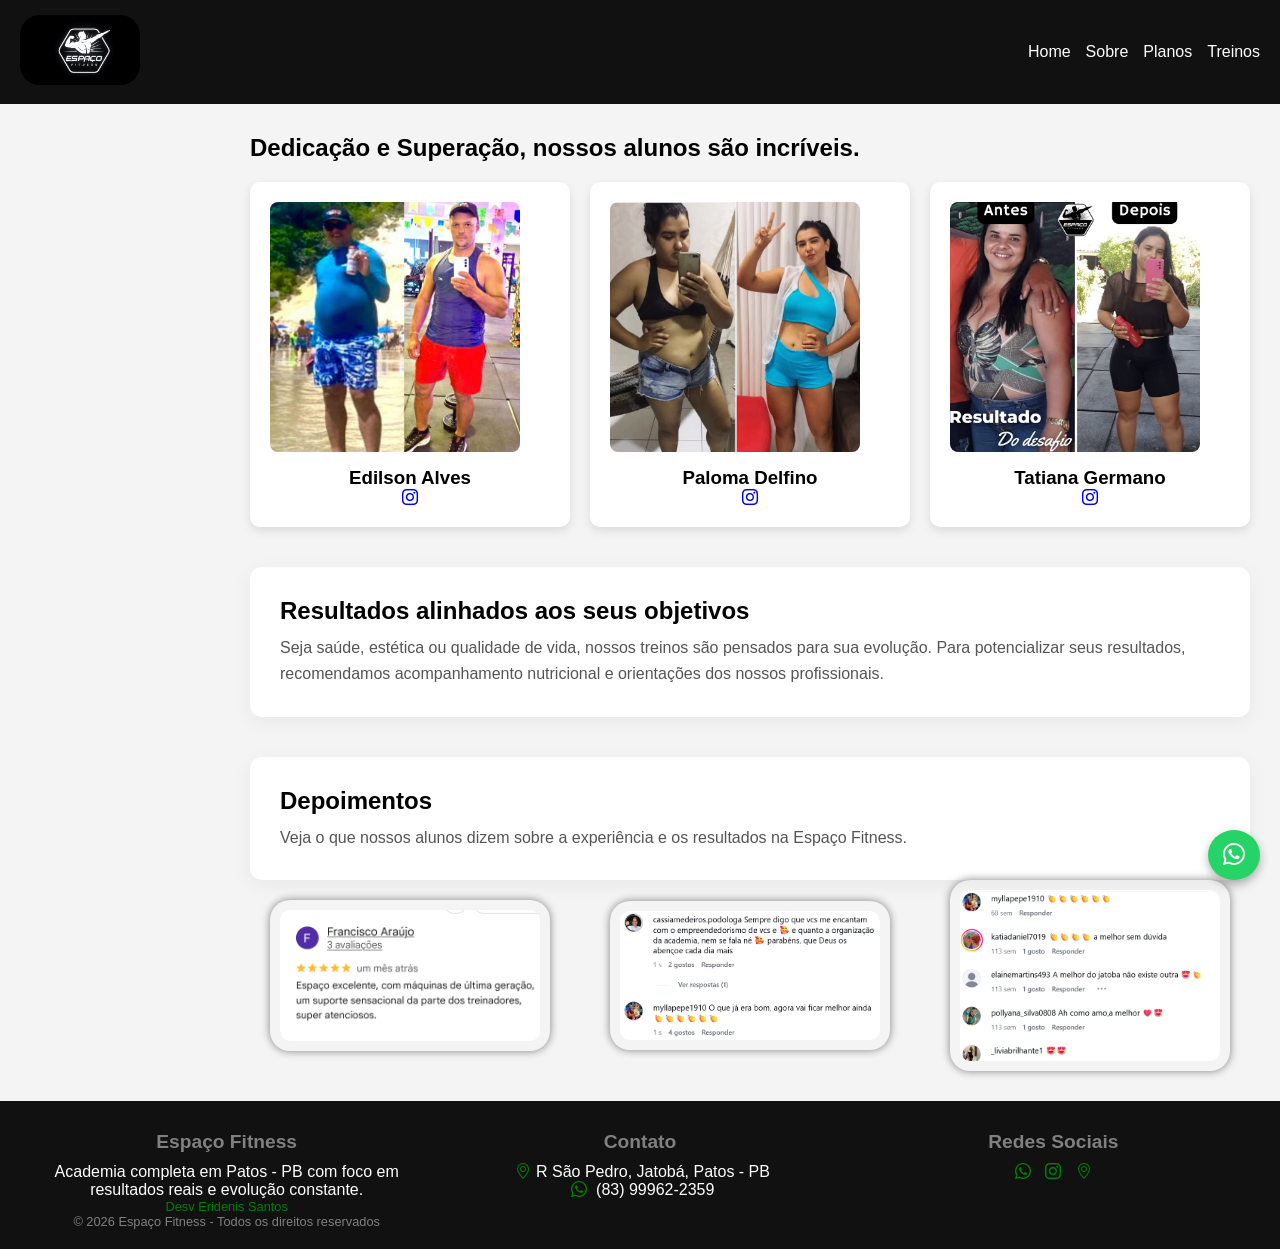
<file: pages/resultados.html>
<!DOCTYPE html>
<html lang="pt-BR">

<head>
    <meta charset="UTF-8">
    <meta name="viewport" content="width=device-width, initial-scale=1.0">
    <title>Espaço Fitness | Resultados </title>

    <link rel="stylesheet" href="../style.css">
    <link rel="stylesheet" href="../css/resultados.css">
    <link rel="stylesheet" href="https://cdn.jsdelivr.net/npm/bootstrap-icons@1.13.1/font/bootstrap-icons.min.css">
</head>

<body>

    <div class="container">

        <header>
            <div class="logo">
                <a href="../index.html"><img src="../img/logo.png" alt="Logo Espaço Fitness"></a>
            </div>

            <nav>
                <a href="../index.html">Home</a>
                <a href="sobre.html">Sobre</a>
                <a href="servicos.html">Planos</a>
                <a href="treinos.html">Treinos</a>
            </nav>
        </header>

        <!-- MAIN -->
        <main>

            <h2>Dedicação e Superação, nossos alunos são incríveis.</h2>

            <div class="cards">

                <div class="card">
                    <img src="../img/resultado1.png" alt="foto de antes e depois de Edilson Alves">
                    <h3>Edilson Alves</h3>
                    <a href="https://www.instagram.com/edilsonalvesda_s/" target="_blank" rel="noopener noreferrer"><i
                            class="bi bi-instagram"></i></a>
                </div>

                <div class="card">
                    <img src="../img/resultado2.png" alt="foto de antes e depois de Paloma Delfino">
                    <h3>Paloma Delfino</h3>
                    <a href="https://www.instagram.com/palomadelfino2/" target="_blank" rel="noopener noreferrer"><i
                            class="bi bi-instagram"></i></a>
                </div>

                <div class="card">
                    <img src="../img/resultado3.png" alt="foto de antes e depois de Tatiana Germano">
                    <h3>Tatiana Germano</h3>
                    <a href="https://www.instagram.com/tatiana.germano12/" target="_blank" rel="noopener noreferrer"><i
                            class="bi bi-instagram"></i></a>
                </div>

            </div>

            <div class="resultado-info">
                <h2>Resultados alinhados aos seus objetivos</h2>
                <p>
                    Seja saúde, estética ou qualidade de vida, nossos treinos são pensados para sua evolução.
                    Para potencializar seus resultados, recomendamos acompanhamento nutricional e orientações
                    dos nossos profissionais.
                </p>
            </div>

            <div class="resultado-info">
                <h2>Depoimentos</h2>
                <p>Veja o que nossos alunos dizem sobre a experiência e os resultados na Espaço Fitness.</p>
            </div>

            <div class="cards">

                <div class="item">
                    <img class="depoimento" src="../img/depoimento1.png" alt="depoimento de ambiente agradável">
                </div>

                <div class="item">
                    <img class="depoimento" src="../img/depoimento2.png" alt="cinco estrelas na avaliação">
                    
                </div>

                <div class="item">
                    <img class="depoimento" src="../img/depoimento3.png" alt="depoimento positivo da experiência">
                </div>

            </div>

        </main>

        <footer>


            <div>
                <h3>Espaço Fitness</h3>
                <p>Academia completa em Patos - PB com foco em resultados reais e evolução constante.</p>
            </div>

            <div>
                <h4>Contato</h4>
                <p><i class="bi bi-geo-alt"></i>R São Pedro, Jatobá, Patos - PB</p>
                <p><i class="bi bi-whatsapp"></i> (83) 99962-2359</p>
            </div>

            <div>
                <h4>Redes Sociais</h4>
                <div class="social">
                    <a href="https://wa.me/5583999622359" target="_blank"><i class="bi bi-whatsapp"></i></a>
                    <a href="https://www.instagram.com/espacofitnesspb/" target="_blank" rel="noopener noreferrer"><i
                            class="bi bi-instagram"></i></a>
                    <a href="https://maps.app.goo.gl/hK1eeSPG7QXyzpSt8" target="_blank" rel="noopener noreferrer"><i
                            class="bi bi-geo-alt"></i></a>
                </div>
            </div>



            <div class="direitos">
                <a href="https://www.instagram.com/eridenissantos/" target="_blank" rel="noopener noreferrer">Desv
                    Eridenis Santos</a>
                <p> © 2026 Espaço Fitness - Todos os direitos reservados</p>
            </div>

        </footer>

    </div>

    <a class="btn-float" href="https://wa.me/5583999622359" target="_blank" rel="noopener noreferrer">
        <i class="bi bi-whatsapp"></i>
    </a>

</body>

</html>
</file>
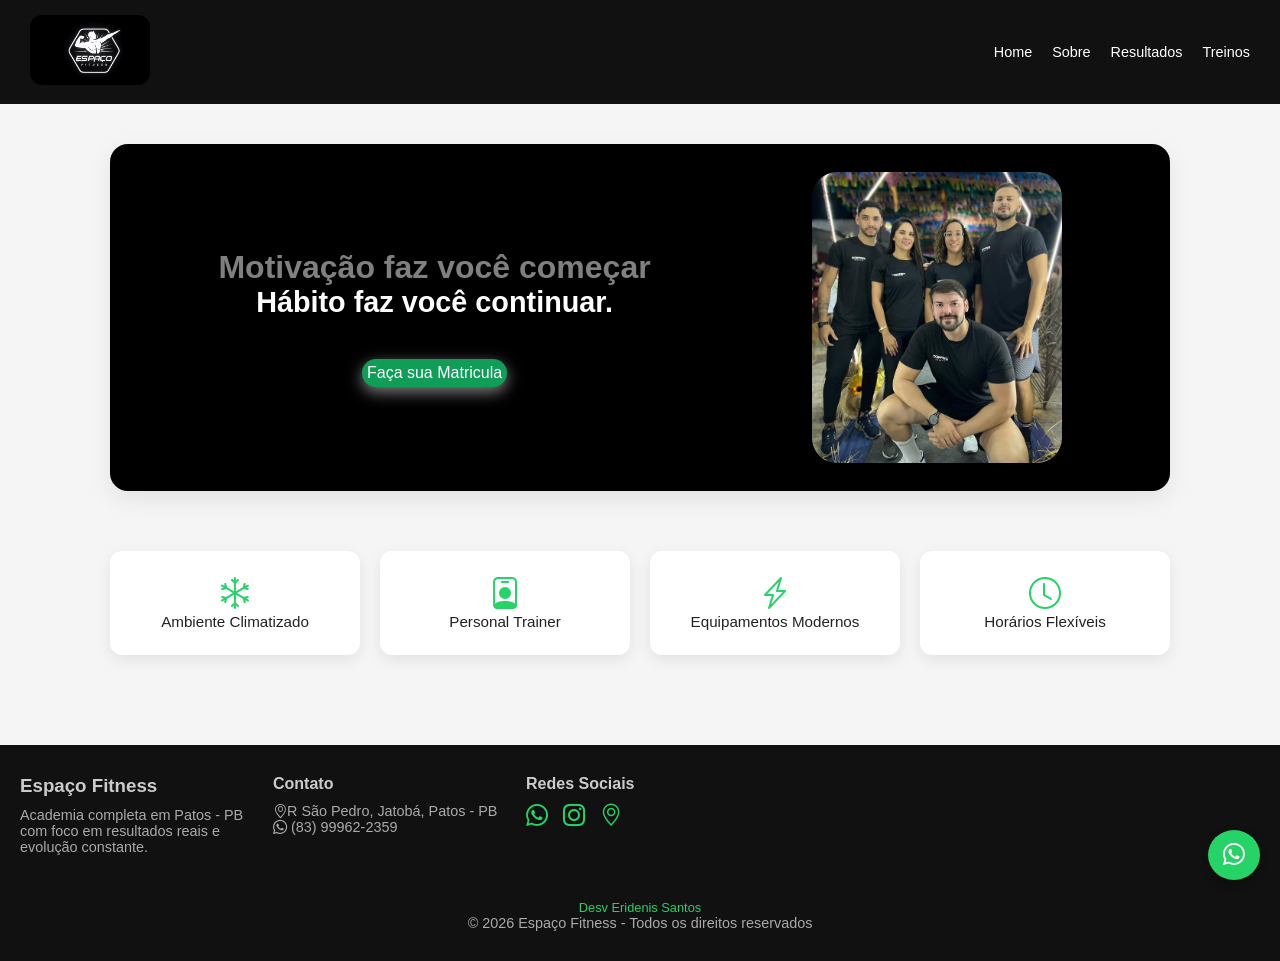
<file: pages/servicos.html>
<!DOCTYPE html>
<html lang="pt-BR">

<head>
    <meta charset="UTF-8">
    <meta name="viewport" content="width=device-width, initial-scale=1.0">
    <title>Espaço Fitness | Serviços</title>

    <link rel="stylesheet" href="../css/servicos.css">
    <link rel="stylesheet" href="https://cdn.jsdelivr.net/npm/bootstrap-icons@1.13.1/font/bootstrap-icons.min.css">
</head>

<body>

    <div class="container">

        <header>
            <div class="logo">
                <a href="../index.html"><img src="../img/logo.png" alt="Logo Espaço Fitness"></a>
            </div>

            <nav>
                <a href="../index.html">Home</a>
                <a href="sobre.html">Sobre</a>
                <a href="resultados.html">Resultados</a>
                <a href="treinos.html">Treinos</a>
            </nav>
        </header>

        <!-- MAIN -->
        <main>

            <div class="banner">
                <div class="text-banner">
                    <h1>Motivação faz você começar</h1>
                    <h2>Hábito faz você continuar.</h2>
                    <a href="https://wa.me/5583999622359" target="_blank" rel="noopener noreferrer">Faça sua
                        Matricula</a>
                </div>
                <img src="../img/equipe.png" alt="equipe de professores, personals">
            </div>

            




            <div class="diferenciais">

                <div class="item">
                    <i class="bi bi-snow"></i>
                    <p>Ambiente Climatizado</p>
                </div>

                <div class="item">
                    <i class="bi bi-person-badge"></i>
                    <p>Personal Trainer</p>
                </div>

                <div class="item">
                    <i class="bi bi-lightning-charge"></i>
                    <p>Equipamentos Modernos</p>
                </div>

                <div class="item">
                    <i class="bi bi-clock"></i>
                    <p>Horários Flexíveis</p>
                </div>

            </div>

        </main>

        <footer>


            <div>
                <h3>Espaço Fitness</h3>
                <p>Academia completa em Patos - PB com foco em resultados reais e evolução constante.</p>
            </div>

            <div>
                <h4>Contato</h4>
                <p><i class="bi bi-geo-alt"></i>R São Pedro, Jatobá, Patos - PB</p>
                <p><i class="bi bi-whatsapp"></i> (83) 99962-2359</p>
            </div>

            <div>
                <h4>Redes Sociais</h4>
                <div class="social">
                    <a href="https://wa.me/5583999622359" target="_blank"><i class="bi bi-whatsapp"></i></a>
                    <a href="https://www.instagram.com/espacofitnesspb/" target="_blank" rel="noopener noreferrer"><i
                            class="bi bi-instagram"></i></a>
                    <a href="https://maps.app.goo.gl/hK1eeSPG7QXyzpSt8" target="_blank" rel="noopener noreferrer"><i
                            class="bi bi-geo-alt"></i></a>
                </div>
            </div>



            <div class="direitos">
                <a href="https://www.instagram.com/eridenissantos/" target="_blank" rel="noopener noreferrer">Desv
                    Eridenis Santos</a>
                <p> © 2026 Espaço Fitness - Todos os direitos reservados</p>
            </div>

        </footer>

    </div>

    <a class="btn-float" href="https://wa.me/5583999622359" target="_blank" rel="noopener noreferrer">
        <i class="bi bi-whatsapp"></i>
    </a>
    <script src="../menu/menu.js"></script>
</body>

</html>
</file>
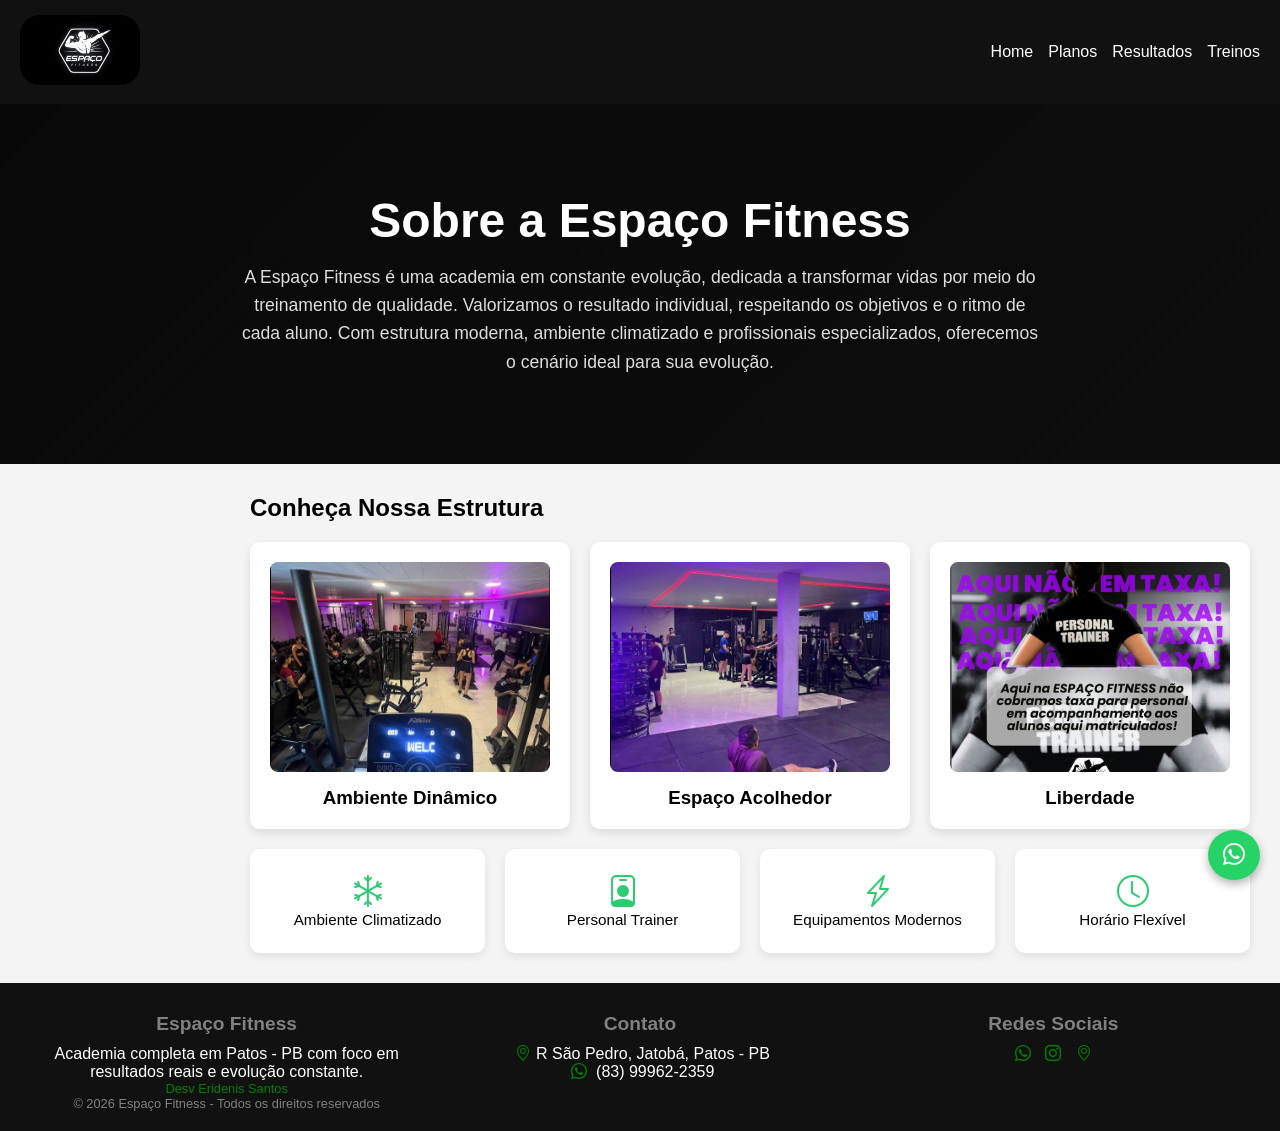
<file: pages/sobre.html>
<!DOCTYPE html>
<html lang="pt-BR">

<head>
    <meta charset="UTF-8">
    <meta name="viewport" content="width=device-width, initial-scale=1.0">
    <title>Espaço Fitness | Sobre </title>

    <link rel="stylesheet" href="../style.css">
    <link rel="stylesheet" href="../css/sobre.css">
    <link rel="stylesheet" href="https://cdn.jsdelivr.net/npm/bootstrap-icons@1.13.1/font/bootstrap-icons.min.css">
</head>

<body>

    <div class="container">

        <header>
            <div class="logo">
                <a href="../index.html"><img src="../img/logo.png" alt="Logo Espaço Fitness"></a>
            </div>

            <nav>
                <a href="../index.html">Home</a>
                <a href="servicos.html">Planos</a>
                <a href="resultados.html">Resultados</a>
                <a href="treinos.html">Treinos</a>
            </nav>
        </header>

        <!-- HERO MENOR -->
        <section class="hero" style="min-height:40vh;">
            <div class="hero-content">
                <h1>Sobre a Espaço Fitness</h1>
                <p>
                    A Espaço Fitness é uma academia em constante evolução, dedicada a transformar vidas por meio do
                    treinamento de qualidade.
                    Valorizamos o resultado individual, respeitando os objetivos e o ritmo de cada aluno.
                    Com estrutura moderna, ambiente climatizado e profissionais especializados, oferecemos o cenário
                    ideal para sua evolução.
                </p>
            </div>
        </section>



        <!-- MAIN -->
        <main>

            <h2>Conheça Nossa Estrutura</h2>

            <div class="cards">

                <div class="card">
                    <img src="../img/espaco1.png" alt="Área de Musculação">
                    <h3>Ambiente Dinâmico</h3>
                </div>

                <div class="card">
                    <img src="../img/espaco2.png" alt="Espaço Funcional">
                    <h3>Espaço Acolhedor</h3>
                </div>

                <div class="card">
                    <img src="../img/taxa-zero.png" alt="Sala de Aulas">
                    <h3>Liberdade</h3>
                </div>

            </div>


            <div class="diferenciais">

                <div class="item">
                    <i class="bi bi-snow"></i>
                    <p>Ambiente Climatizado</p>
                </div>

                <div class="item">
                    <i class="bi bi-person-badge"></i>
                    <p>Personal Trainer</p>
                </div>

                <div class="item">
                    <i class="bi bi-lightning-charge"></i>
                    <p>Equipamentos Modernos</p>
                </div>

                <div class="item">
                    <i class="bi bi-clock"></i>
                    <p>Horário Flexível</p>
                </div>

            </div>

        </main>

        <footer>


            <div>
                <h3>Espaço Fitness</h3>
                <p>Academia completa em Patos - PB com foco em resultados reais e evolução constante.</p>
            </div>

            <div>
                <h4>Contato</h4>
                <p><i class="bi bi-geo-alt"></i>R São Pedro, Jatobá, Patos - PB</p>
                <p><i class="bi bi-whatsapp"></i> (83) 99962-2359</p>
            </div>

            <div>
                <h4>Redes Sociais</h4>
                <div class="social">
                    <a href="https://wa.me/5583999622359" target="_blank"><i class="bi bi-whatsapp"></i></a>
                    <a href="https://www.instagram.com/espacofitnesspb/" target="_blank" rel="noopener noreferrer"><i
                            class="bi bi-instagram"></i></a>
                    <a href="https://maps.app.goo.gl/hK1eeSPG7QXyzpSt8" target="_blank" rel="noopener noreferrer"><i
                            class="bi bi-geo-alt"></i></a>
                </div>
            </div>



            <div class="direitos">
                <a href="https://www.instagram.com/eridenissantos/" target="_blank" rel="noopener noreferrer">Desv
                    Eridenis Santos</a>
                <p> © 2026 Espaço Fitness - Todos os direitos reservados</p>
            </div>

        </footer>

    </div>

    <a class="btn-float" href="https://wa.me/5583999622359" target="_blank" rel="noopener noreferrer">
        <i class="bi bi-whatsapp"></i>
    </a>

</body>

</html>
</file>
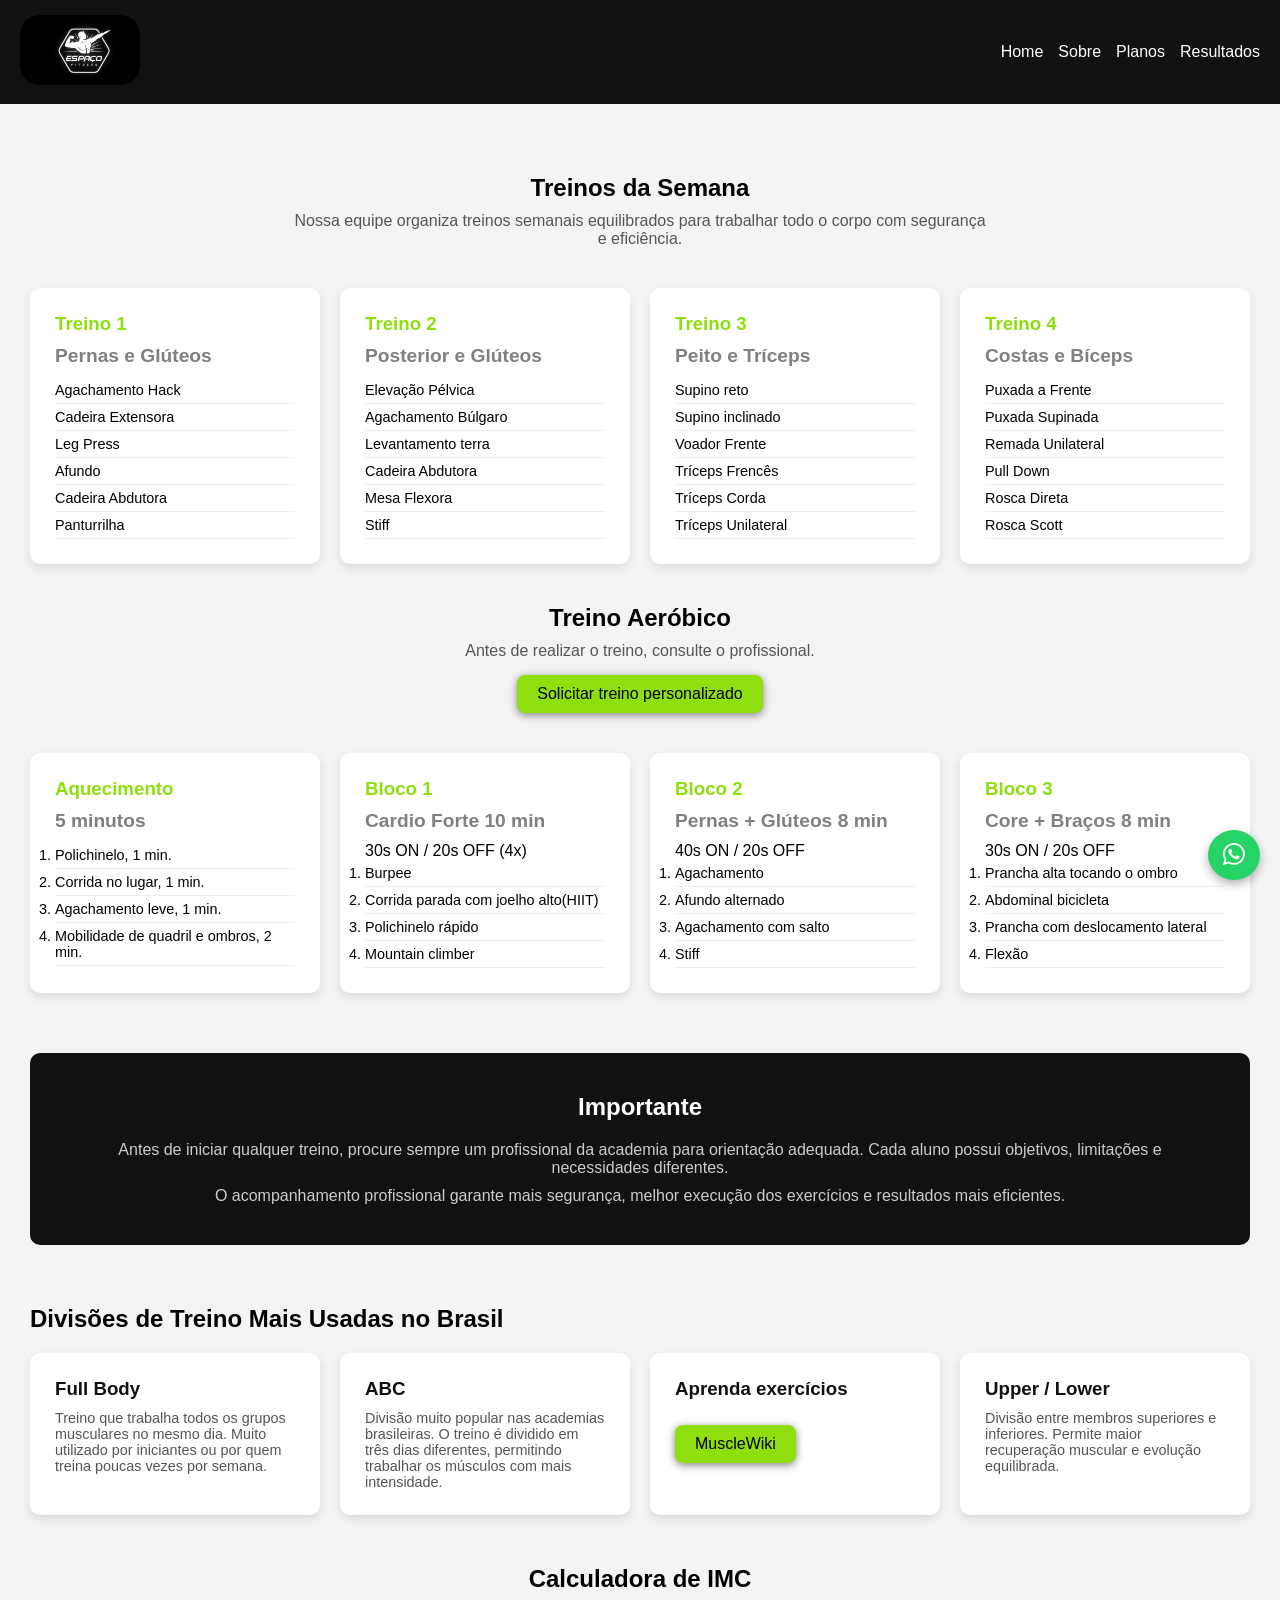
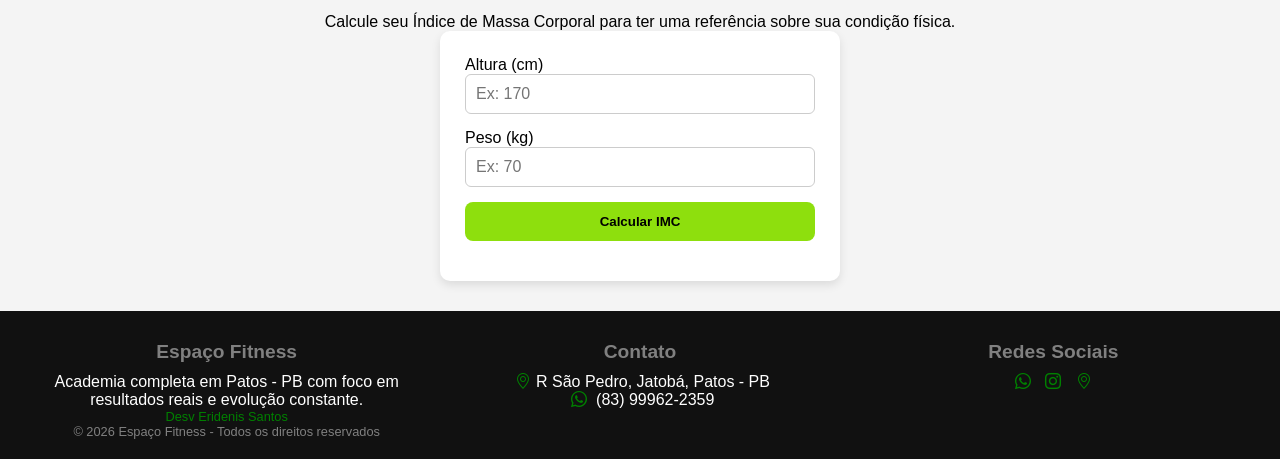
<file: pages/treinos.html>
<!DOCTYPE html>
<html lang="pt-BR">

<head>
    <meta charset="UTF-8">
    <meta name="viewport" content="width=device-width, initial-scale=1.0">

    <title>Espaço Fitness | Treinos</title>

    <link rel="stylesheet" href="../style.css">
    <link rel="stylesheet" href="../css/treinos.css">

    <link rel="stylesheet" href="https://cdn.jsdelivr.net/npm/bootstrap-icons@1.13.1/font/bootstrap-icons.min.css">
</head>

<body>


        <header>

            <div class="logo">
                <a href="../index.html"><img src="../img/logo.png" alt="Logo Espaço Fitness"></a>
            </div>

            <nav>
                <a href="../index.html">Home</a>
                <a href="sobre.html">Sobre</a>
                <a href="servicos.html">Planos</a>
                <a href="resultados.html">Resultados</a>
            </nav>

        </header>

        <main>

            <section class="treinos-intro">

                <h2>Treinos da Semana</h2>

                <p>
                    Nossa equipe organiza treinos semanais equilibrados para trabalhar
                    todo o corpo com segurança e eficiência.
                </p>

            </section>


            <section class="treinos-semana">

                <div class="treino-card">

                    <h3>Treino 1</h3>

                    <h4>Pernas e Glúteos</h4>

                    <ul>
                        <li>Agachamento Hack</li>
                        <li>Cadeira Extensora</li>
                        <li>Leg Press</li>
                        <li>Afundo</li>
                        <li>Cadeira Abdutora</li>
                        <li>Panturrilha</li>
                    </ul>

                </div>


                <div class="treino-card">

                    <h3>Treino 2</h3>

                    <h4>Posterior e Glúteos</h4>

                    <ul>
                        <li>Elevação Pélvica</li>
                        <li>Agachamento Búlgaro</li>
                        <li>Levantamento terra</li>
                        <li>Cadeira Abdutora</li>
                        <li>Mesa Flexora</li>
                        <li>Stiff</li>
                    </ul>

                </div>


                <div class="treino-card">

                    <h3>Treino 3</h3>

                    <h4>Peito e Tríceps</h4>

                    <ul>
                        <li>Supino reto</li>
                        <li>Supino inclinado</li>
                        <li>Voador Frente</li>
                        <li>Tríceps Frencês</li>
                        <li>Tríceps Corda</li>
                        <li>Tríceps Unilateral</li>
                    </ul>

                </div>


                <div class="treino-card">

                    <h3>Treino 4</h3>

                    <h4>Costas e Bíceps</h4>

                    <ul>
                        <li>Puxada a Frente</li>
                        <li>Puxada Supinada</li>
                        <li>Remada Unilateral</li>
                        <li>Pull Down</li>
                        <li>Rosca Direta</li>
                        <li>Rosca Scott</li>
                    </ul>

                </div>

            </section>

            <section class="treinos-intro">

                <h2>Treino Aeróbico</h2>

                <p>
                    Antes de realizar o treino, consulte o profissional.
                </p>
                <a class="btn" href="https://wa.me/5583999622359">
                    Solicitar treino personalizado
                </a>

            </section>

            <section class="treinos-semana">

                <div class="treino-card">

                    <h3>Aquecimento</h3>

                    <h4>5 minutos</h4>

                    <ol>
                        <li>Polichinelo, 1 min.</li>
                        <li>Corrida no lugar, 1 min.</li>
                        <li>Agachamento leve, 1 min.</li>
                        <li>Mobilidade de quadril e ombros, 2 min.</li>
                    </ol>

                </div>


                <div class="treino-card">

                    <h3>Bloco 1</h3>

                    <h4>Cardio Forte 10 min</h4>

                    <ol>
                        <p>30s ON / 20s OFF (4x)</p>
                        <li>Burpee</li>
                        <li>Corrida parada com joelho alto(HIIT)</li>
                        <li>Polichinelo rápido</li>
                        <li>Mountain climber</li>
                    </ol>

                </div>


                <div class="treino-card">

                    <h3>Bloco 2</h3>

                    <h4>Pernas + Glúteos 8 min</h4>

                    <ol>
                        <p>40s ON / 20s OFF</p>
                        <li>Agachamento</li>
                        <li>Afundo alternado</li>
                        <li>Agachamento com salto</li>
                        <li>Stiff</li>
                    </ol>

                </div>


                <div class="treino-card">

                    <h3>Bloco 3</h3>

                    <h4>Core + Braços 8 min</h4>

                    <ol>
                        <p>30s ON / 20s OFF</p>
                        <li>Prancha alta tocando o ombro</li>
                        <li>Abdominal bicicleta</li>
                        <li>Prancha com deslocamento lateral</li>
                        <li>Flexão</li>
                    </ol>

                </div>

            </section>


            <section class="aviso-treino">

                <h2>Importante</h2>

                <p>
                    Antes de iniciar qualquer treino, procure sempre um profissional da academia
                    para orientação adequada. Cada aluno possui objetivos, limitações
                    e necessidades diferentes.
                </p>

                <p>
                    O acompanhamento profissional garante mais segurança,
                    melhor execução dos exercícios e resultados mais eficientes.
                </p>

            </section>


            <section class="tipos-treino">

                <h2>Divisões de Treino Mais Usadas no Brasil</h2>

                <div class="tipos-grid">

                    <div class="tipo">

                        <h3>Full Body</h3>

                        <p>
                            Treino que trabalha todos os grupos musculares no mesmo dia.
                            Muito utilizado por iniciantes ou por quem treina poucas vezes por semana.
                        </p>

                    </div>


                    <div class="tipo">

                        <h3>ABC</h3>

                        <p>
                            Divisão muito popular nas academias brasileiras.
                            O treino é dividido em três dias diferentes,
                            permitindo trabalhar os músculos com mais intensidade.
                        </p>

                    </div>

                    <div class="tipo">

                        <h3>Aprenda exercícios</h3>
                        <a class="btn" href="https://musclewiki.com/pt-br" target="_blank" rel="noopener noreferrer">
                            MuscleWiki
                        </a>
                    </div>


                    <div class="tipo">

                        <h3>Upper / Lower</h3>

                        <p>
                            Divisão entre membros superiores e inferiores.
                            Permite maior recuperação muscular e evolução equilibrada.
                        </p>

                    </div>

                </div>

            </section>
            <section class="imc">

                <h2>Calculadora de IMC</h2>

                <p>
                    Calcule seu Índice de Massa Corporal para ter uma referência
                    sobre sua condição física.
                </p>

                <div class="imc-box">

                    <div class="imc-input">

                        <label>Altura (cm)</label>
                        <input type="number" id="altura" placeholder="Ex: 170">

                    </div>

                    <div class="imc-input">

                        <label>Peso (kg)</label>
                        <input type="number" id="peso" placeholder="Ex: 70">

                    </div>

                    <button onclick="calcularIMC()">Calcular IMC</button>

                    <p id="resultado"></p>

                </div>

            </section>
            

        </main>


        <footer>

            <div>
                <h3>Espaço Fitness</h3>
                <p>Academia completa em Patos - PB com foco em resultados reais e evolução constante.</p>
            </div>

            <div>
                <h4>Contato</h4>
                <p><i class="bi bi-geo-alt"></i>R São Pedro, Jatobá, Patos - PB</p>
                <p><i class="bi bi-whatsapp"></i> (83) 99962-2359</p>
            </div>

            <div>
                <h4>Redes Sociais</h4>

                <div class="social">

                    <a href="https://wa.me/5583999622359" target="_blank">
                        <i class="bi bi-whatsapp"></i>
                    </a>

                    <a href="https://www.instagram.com/espacofitnesspb/" target="_blank">
                        <i class="bi bi-instagram"></i>
                    </a>

                    <a href="https://maps.app.goo.gl/hK1eeSPG7QXyzpSt8" target="_blank">
                        <i class="bi bi-geo-alt"></i>
                    </a>

                </div>

            </div>


            <div class="direitos">

                <a href="https://www.instagram.com/eridenissantos/" target="_blank">
                    Desv Eridenis Santos
                </a>

                <p>© 2026 Espaço Fitness - Todos os direitos reservados</p>

            </div>

        </footer>


    
    

    <a class="btn-float" href="https://wa.me/5583999622359" target="_blank" rel="noopener noreferrer">
        <i class="bi bi-whatsapp"></i>
    </a>
    <script src="../menu/treino.js"></script>
</body>

</html>
</file>
<file: style.css>
/* RESET */
*{
    margin:0;
    padding:0;
    box-sizing:border-box;
    font-family:Arial, Helvetica, sans-serif;
}

body{
    background:#f4f4f4;
}

/* LAYOUT PRINCIPAL */
.container{
    display:grid;
    grid-template-areas:
        "header header"
        "hero hero"
        "sidebar main"
        "footer footer";
    grid-template-columns:220px 1fr;
    min-height:100vh;
}

/* HEADER */
header{
    grid-area:header;
    background:#111;
    color:#fff;
    padding:15px 20px;
    display:flex;
    justify-content:space-between;
    align-items:center;
    flex-wrap:wrap;
}

.logo img{
    width:120px;
    border-radius: 20px;
}

nav{
    display:flex;
    gap:15px;
    flex-wrap:wrap;
}

nav a{
    color:#fff;
    text-decoration:none;
}

/* HERO */
.hero{
    grid-area:hero;
    position:relative;
    min-height:60vh;
    display:flex;
    align-items:center;
    justify-content:center;
    text-align:center;
    color:#fff;
    overflow:hidden;
    isolation:isolate; /* importante */
}

.hero video{
    position:absolute;
    inset:0;
    width:100%;
    height:100%;
    object-fit:cover;
    z-index:0;

    transform:translateZ(0);
    will-change:transform;
    backface-visibility:hidden;
}

.hero::after{
    content:"";
    position:absolute;
    inset:0;
    background:rgba(0,0,0,0.5);
    z-index:1;
}

.hero-content{
    position:relative;
    z-index:2;
}

.btn{
    display:inline-block;
    margin-top:15px;
    padding:10px 20px;
    background:#8edf0d;
    box-shadow: 0 2px 8px gray;
    color:#000;
    text-decoration:none;
    border-radius:8px;
    transition: 0.2s ease;
}
.btn:hover{
    box-shadow: 0 0 8px #111;
}

/* SIDEBAR */
aside{
    grid-area:sidebar;
    background:#fff;
    display:flex;
    flex-direction:column;
    justify-content:center;
    align-items:center;
    gap:25px;
    font-size:24px;
}

aside a{
    color:#111;
    transition: 0.2s ease;
}
aside a:hover{
    color:blue;
    font-size: 25px;
}

/* MAIN */
main{
    grid-area:main;
    padding:30px;
}

main h2{
    margin-bottom:20px;
}

/* CARDS */
.cards{
    display:grid;
    grid-template-columns:repeat(auto-fit,minmax(250px,1fr));
    gap:20px;
}

.card{
    background:#fff;
    padding:20px;
    border-radius:10px;
    box-shadow:0 4px 10px rgba(0,0,0,0.1);
    text-align:center;
    transition: 0.2s ease;
}
.card:hover{
    scale: 1.02;
    box-shadow: 0 0 3px black;
}

.card img,
.card video{
    width:100%;
    aspect-ratio:4/3;
    object-fit:cover;
    border-radius:8px;
    display:block;

    transform:translateZ(0);
    backface-visibility:hidden;

}


.card h3{
    margin-top:15px;
}

.card p{
    margin-top:10px;
    font-size:0.9rem;
    color:#555;
}

/* FOOTER */
footer{
    grid-area:footer;
    background:#111;
    color:#fff;
    text-align:center;
    padding:20px;
    display: grid;
    grid-template-columns: repeat(3, 1fr);
}
footer h3, h4{
    font-size: 1.2rem;
    color: gray;
    margin: 10px 0;
}
footer i{
    color: green;
    margin: 5px;
}
footer .direitos{
    color: gray;
    font-size: 0.8rem;
}
footer a{
    text-decoration: none;
    color: green;
}
/* BOTÃO FLUTUANTE */
.btn-float{
    position:fixed;
    bottom:20px;
    right:20px;
    background:#25D366;
    color:#fff;
    font-size:22px;
    padding:12px 15px;
    border-radius:50%;
    box-shadow:0 4px 10px rgba(0,0,0,0.3);
    text-decoration:none;
}

/* RESPONSIVO */
@media(max-width:768px){

    .container{
        grid-template-areas:
            "header"
            "hero"
            "main"
            "sidebar"
            "footer";
        grid-template-columns:1fr;
    }

    aside{
        flex-direction:row;
        padding:15px 0;
    }
    footer{
        grid-template-columns: 1fr;
        gap: 20px;
        font-size: 0.8rem;
    }

}
@media(max-width: 390px){
    header{
        justify-content:center;
        align-items:center;
        font-size: 0.8rem;
    }
}
</file>
<file: css/resultados.css>
.card img{
    max-width: 250px;
    height: 250px;
    object-fit: cover;
}

.resultado-info{
    margin-top:40px;
    background:#fff;
    padding:30px;
    border-radius:12px;
    box-shadow:0 5px 20px rgba(0,0,0,0.05);
}

.resultado-info h2{
    margin-bottom:10px;
}

.resultado-info p{
    color:#555;
    line-height:1.6;
}
.item{
    display: flex;
    flex-direction: column;
    align-items: center;
    justify-content: center;
}

.depoimento{
    max-width: 280px;
    border-radius: 20px;
    height: auto;
    object-fit: cover;
    padding: 10px;
    box-shadow: 0 0 8px gray;
}
</file>
<file: css/servicos.css>
/* RESET */
* {
    margin: 0;
    padding: 0;
    box-sizing: border-box;
    font-family: Arial, Helvetica, sans-serif;
}

body {
    background: #f5f5f5;
    color: #222;
}

/* HEADER */

header {
    background: #111;
    color: #fff;
    padding: 15px 30px;
    display: flex;
    justify-content: space-between;
    align-items: center;
    flex-wrap: wrap;
}

.logo img {
    width: 120px;
    border-radius: 12px;
}

nav {
    display: flex;
    gap: 20px;
}

nav a {
    color: #fff;
    text-decoration: none;
    font-size: 0.9rem;
    transition: .2s;
}

nav a:hover {
    color: #25D366;
}

/*banner*/
.banner {
    background: black;
    border-radius: 18px;
    padding: 28px;
    box-shadow: 0 8px 25px rgba(0, 0, 0, 0.08);
    display: flex;
    align-items: center;
    justify-content: space-around;
    margin-bottom: 60px;
    width: 100%;
}
.banner img {
    max-width: 250px;
    height: auto;
    border-radius: 25px;
}
.text-banner{
    display: flex;
    flex-direction: column;
    justify-content: center;
    align-items: center;
}
h1{
    color: gray;
}
.text-banner h2{
    color: #fff;
}
.banner a{
    font-size: 1rem;
    text-decoration: none;
    background-color: #0f9d58;
    padding: 5px;
    border-radius: 20px;
    color: #fff;
    box-shadow: 0 5px 15px rgba(255, 255, 255, 0.5);
}

/* MAIN */

main {
    max-width: 1100px;
    margin: auto;
    padding: 40px 20px;
}

main h2 {
    text-align: center;
    margin-bottom: 40px;
    font-size: 1.8rem;
}

/* SERVIÇOS */

.menu-container {
    display: grid;
    grid-template-columns: repeat(auto-fit, minmax(260px, 1fr));
    gap: 25px;
}

/* CARD */

.card {
    background: #fff;
    border-radius: 18px;
    padding: 28px;
    box-shadow: 0 8px 25px rgba(0, 0, 0, 0.08);
    display: flex;
    flex-direction: column;
    justify-content: space-between;
    transition: .3s;
    position: relative;
}

.card::before {
    content: "";
    position: absolute;
    top: 0;
    left: 0;
    width: 100%;
    height: 5px;
    background: linear-gradient(90deg, #25D366, #0f9d58);
    border-radius: 18px 18px 0 0;
}

.card:hover {
    transform: translateY(-6px);
    box-shadow: 0 15px 35px rgba(0, 0, 0, 0.12);
}

.card h2 {
    font-size: 1.3rem;
    margin-bottom: 10px;
}

.card p {
    font-size: 0.95rem;
    color: #666;
    margin-bottom: 20px;
    line-height: 1.5;
}

.card strong {
    font-size: 1.6rem;
    color: #0f9d58;
    align-self: flex-end;
}

/* DIFERENCIAIS */

.diferenciais {
    margin-top: 60px;
    display: grid;
    grid-template-columns: repeat(auto-fit, minmax(180px, 1fr));
    gap: 20px;
}

.item {
    background: #fff;
    padding: 25px;
    border-radius: 12px;
    text-align: center;
    box-shadow: 0 5px 15px rgba(0, 0, 0, 0.08);
    transition: .2s;
}

.item:hover {
    transform: translateY(-4px);
}

.item i {
    font-size: 2rem;
    color: #25D366;
    margin-bottom: 10px;
}

.item p {
    font-size: 0.95rem;
    font-weight: 500;
}

/* FOOTER */

footer {
    margin-top: 50px;
    background: #111;
    color: #fff;
    padding: 30px 20px;
    display: grid;
    grid-template-columns: repeat(auto-fit, minmax(200px, 1fr));
    gap: 25px;
}

footer h3,
footer h4 {
    margin-bottom: 10px;
    color: #ccc;
}

footer p {
    font-size: 0.9rem;
    color: #aaa;
}

.social {
    display: flex;
    gap: 15px;
    margin-top: 10px;
}

.social a {
    color: #25D366;
    font-size: 1.4rem;
}

.direitos {
    grid-column: 1/-1;
    text-align: center;
    font-size: 0.8rem;
    margin-top: 20px;
    color: #888;
}

.direitos a {
    color: #25D366;
    text-decoration: none;
}

/* BOTÃO WHATSAPP */

.btn-float {
    position: fixed;
    bottom: 20px;
    right: 20px;
    background: #25D366;
    color: #fff;
    font-size: 22px;
    padding: 12px 15px;
    border-radius: 50%;
    box-shadow: 0 4px 10px rgba(0, 0, 0, 0.3);
    text-decoration: none;
}

/* RESPONSIVO */

@media(max-width:768px) {

    header {
        flex-direction: column;
        gap: 10px;
    }

    nav {
        flex-wrap: wrap;
        justify-content: center;
    }
    .banner{
        flex-direction: column;
        justify-content: center;
        align-items: center;
        text-align: center;
        gap: 20px;
    }
    .banner img{
        object-fit: cover;
        max-width: 220px;
    }

    main {
        padding: 30px 15px;
    }

}
</file>
<file: css/sobre.css>
/* HERO SOBRE */
.hero{
    display:flex;
    align-items:center;
    justify-content:center;
    text-align:center;
    padding:40px 20px;

    background: linear-gradient(135deg,#111,#1b1b1b);
    color:#fff;
}

.hero-content{
    max-width:800px;
}

.hero h1{
    font-size:clamp(2rem,4vw,3rem);
    margin-bottom:15px;
}

.hero p{
    font-size:clamp(1rem,2vw,1.1rem);
    line-height:1.6;
    color:#ddd;
}

/* DIFERENCIAIS */

.diferenciais{
    display:grid;
    grid-template-columns:repeat(auto-fit,minmax(180px,1fr));
    gap:20px;
    margin-top:20px;
}

.item{
    background:#fff;
    padding:25px;
    border-radius:10px;
    text-align:center;
    box-shadow:0 4px 10px rgba(0,0,0,0.08);
    transition:0.2s;
}

.item:hover{
    transform:translateY(-3px);
}

.item i{
    font-size:2rem;
    color:#2ecc71;
    margin-bottom:10px;
}

.item p{
    font-size:0.95rem;
    font-weight:500;
}




/* RESPONSIVO */

@media (max-width:768px){

    main{
        padding:30px 20px;
    }

    .cards{
        gap:15px;
    }

    .diferenciais{
        gap:15px;
    }


    .social{
        justify-content:center;
    }

}
</file>
<file: css/treinos.css>
/* INTRO */

.treinos-intro{

text-align:center;
max-width:700px;
margin:auto;
margin-bottom:40px;
margin-top: 40px;
}

.treinos-intro h2{

margin-bottom:10px;

}

.treinos-intro p{

color:#555;

}



/* TREINOS DA SEMANA */

.treinos-semana{

display:grid;
grid-template-columns:repeat(auto-fit,minmax(230px,1fr));
gap:20px;

}



.treino-card{

background:#fff;
padding:25px;
border-radius:10px;
box-shadow:0 4px 10px rgba(0,0,0,0.1);
transition:0.2s;

}



.treino-card:hover{

transform:translateY(-5px);

}



.treino-card h3{

color:#8edf0d;
margin-bottom:5px;

}



.treino-card h4{

margin-bottom:10px;

}



.treino-card ul{

list-style:none;

}



.treino-card li{

padding:5px 0;
border-bottom:1px solid #eee;
font-size:0.9rem;

}



/* AVISO */

.aviso-treino{

margin-top:60px;
background:#111;
color:#fff;
padding:40px;
border-radius:10px;
text-align:center;

}



.aviso-treino p{

margin-top:10px;
color:#ccc;

}



/* TIPOS DE TREINO */

.tipos-treino{

margin-top:60px;

}



.tipos-grid{

display:grid;
grid-template-columns:repeat(auto-fit,minmax(220px,1fr));
gap:20px;

}



.tipo{

background:#fff;
padding:25px;
border-radius:10px;
box-shadow:0 4px 10px rgba(0,0,0,0.1);

}



.tipo h3{

margin-bottom:10px;
color:#111;

}



.tipo p{

font-size:0.9rem;
color:#555;

}

/* CALCULADORA IMC */

.imc{
margin-top:50px;
text-align:center;
}

.imc-box{
max-width:400px;
margin:auto;
background:#fff;
padding:25px;
border-radius:10px;
box-shadow:0 4px 10px rgba(0,0,0,0.1);
}

.imc-input{
display:flex;
flex-direction:column;
margin-bottom:15px;
text-align:left;
}

.imc-input input{
padding:10px;
border-radius:6px;
border:1px solid #ccc;
font-size:16px;
}

.imc button{
width:100%;
padding:12px;
border:none;
border-radius:8px;
background:#8edf0d;
font-weight:bold;
cursor:pointer;
}

#resultado{
margin-top:15px;
font-weight:bold;
}


/* RESPONSIVO */

@media(max-width:768px){

.treinos-semana{

gap:15px;

}

}
</file>
